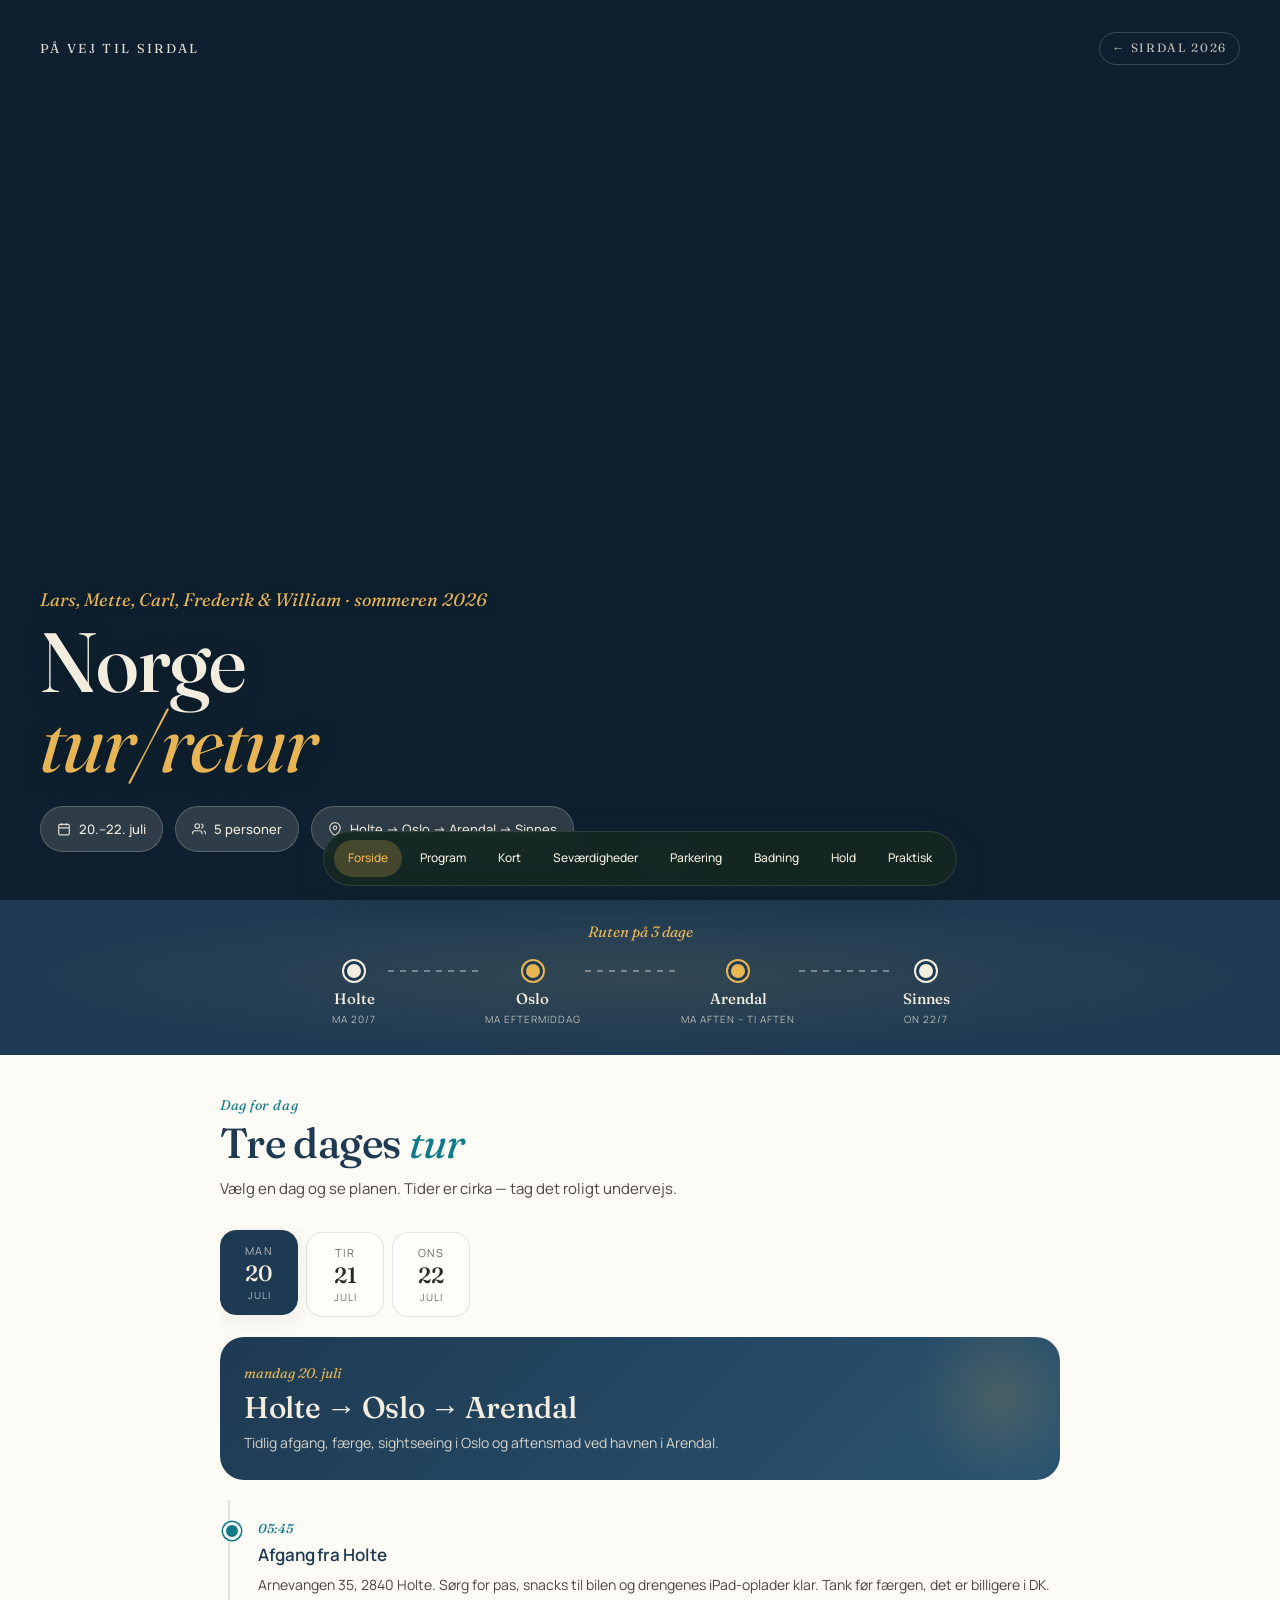
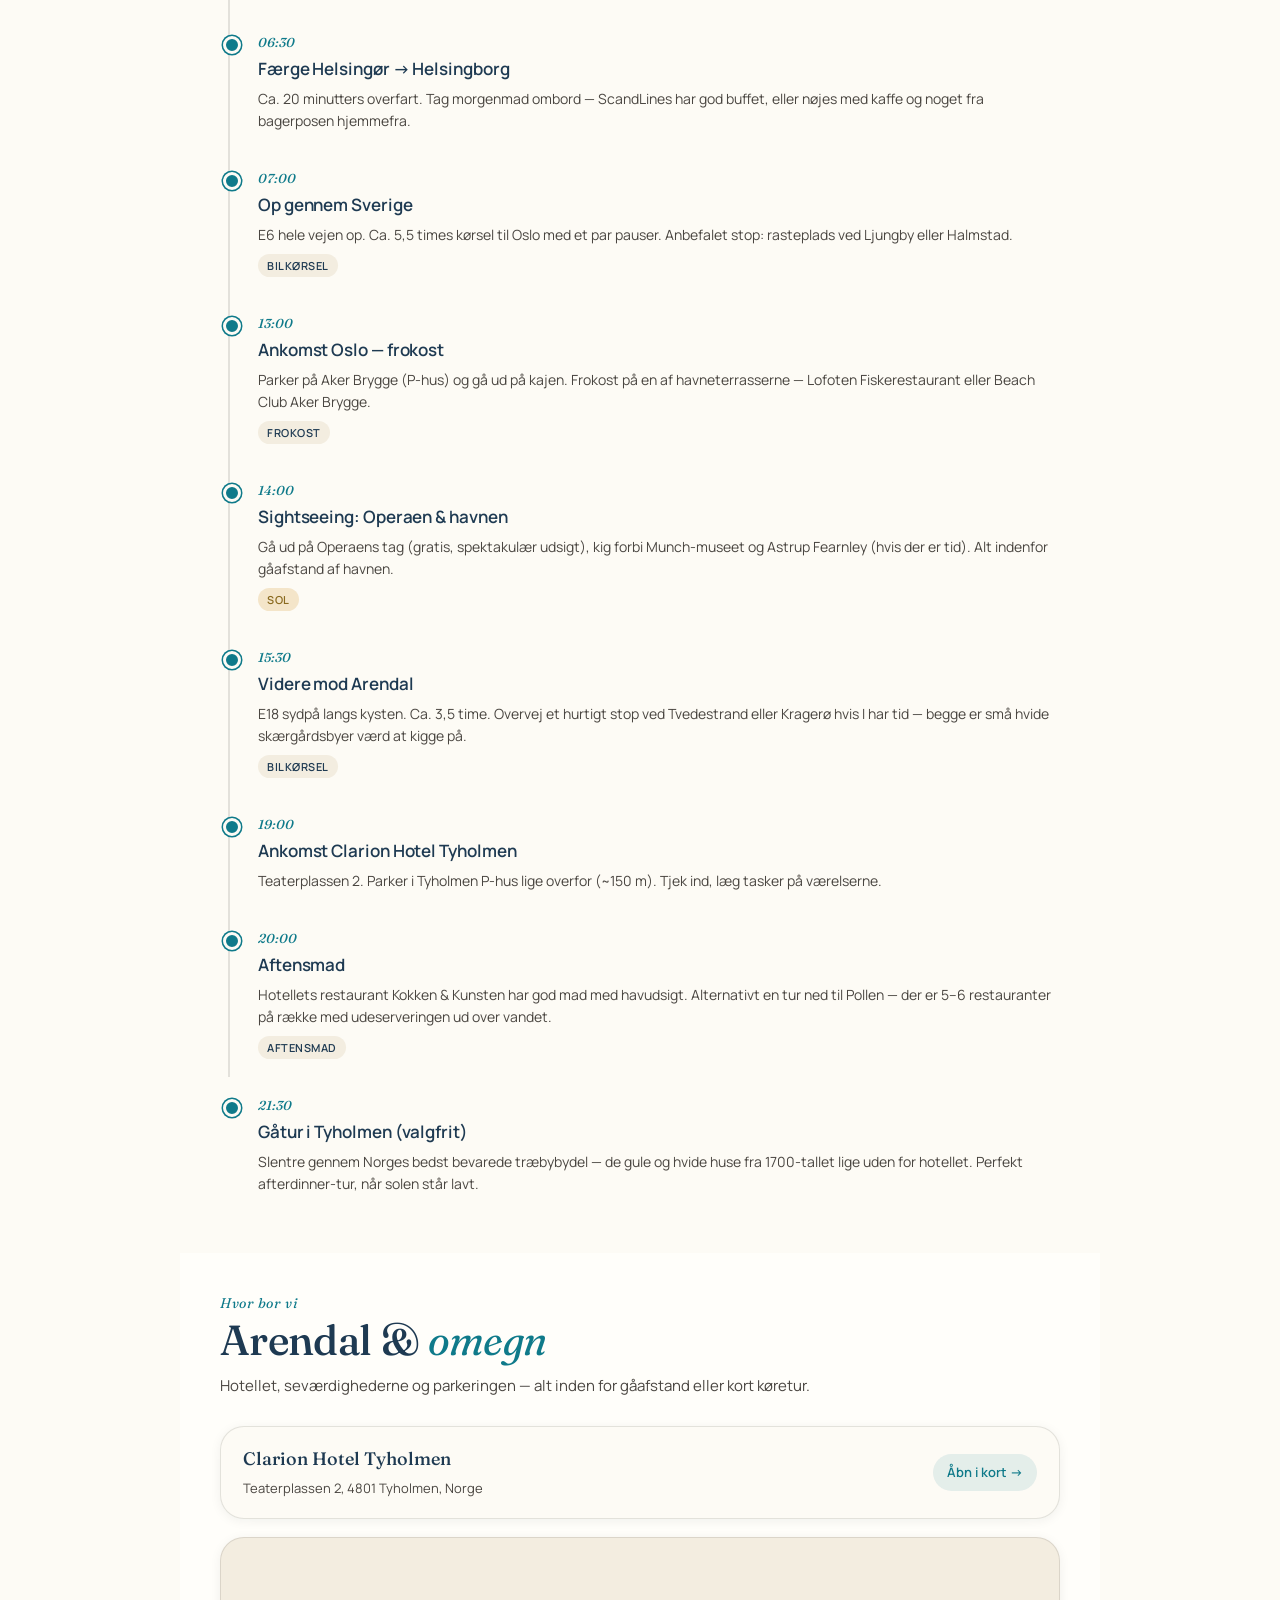
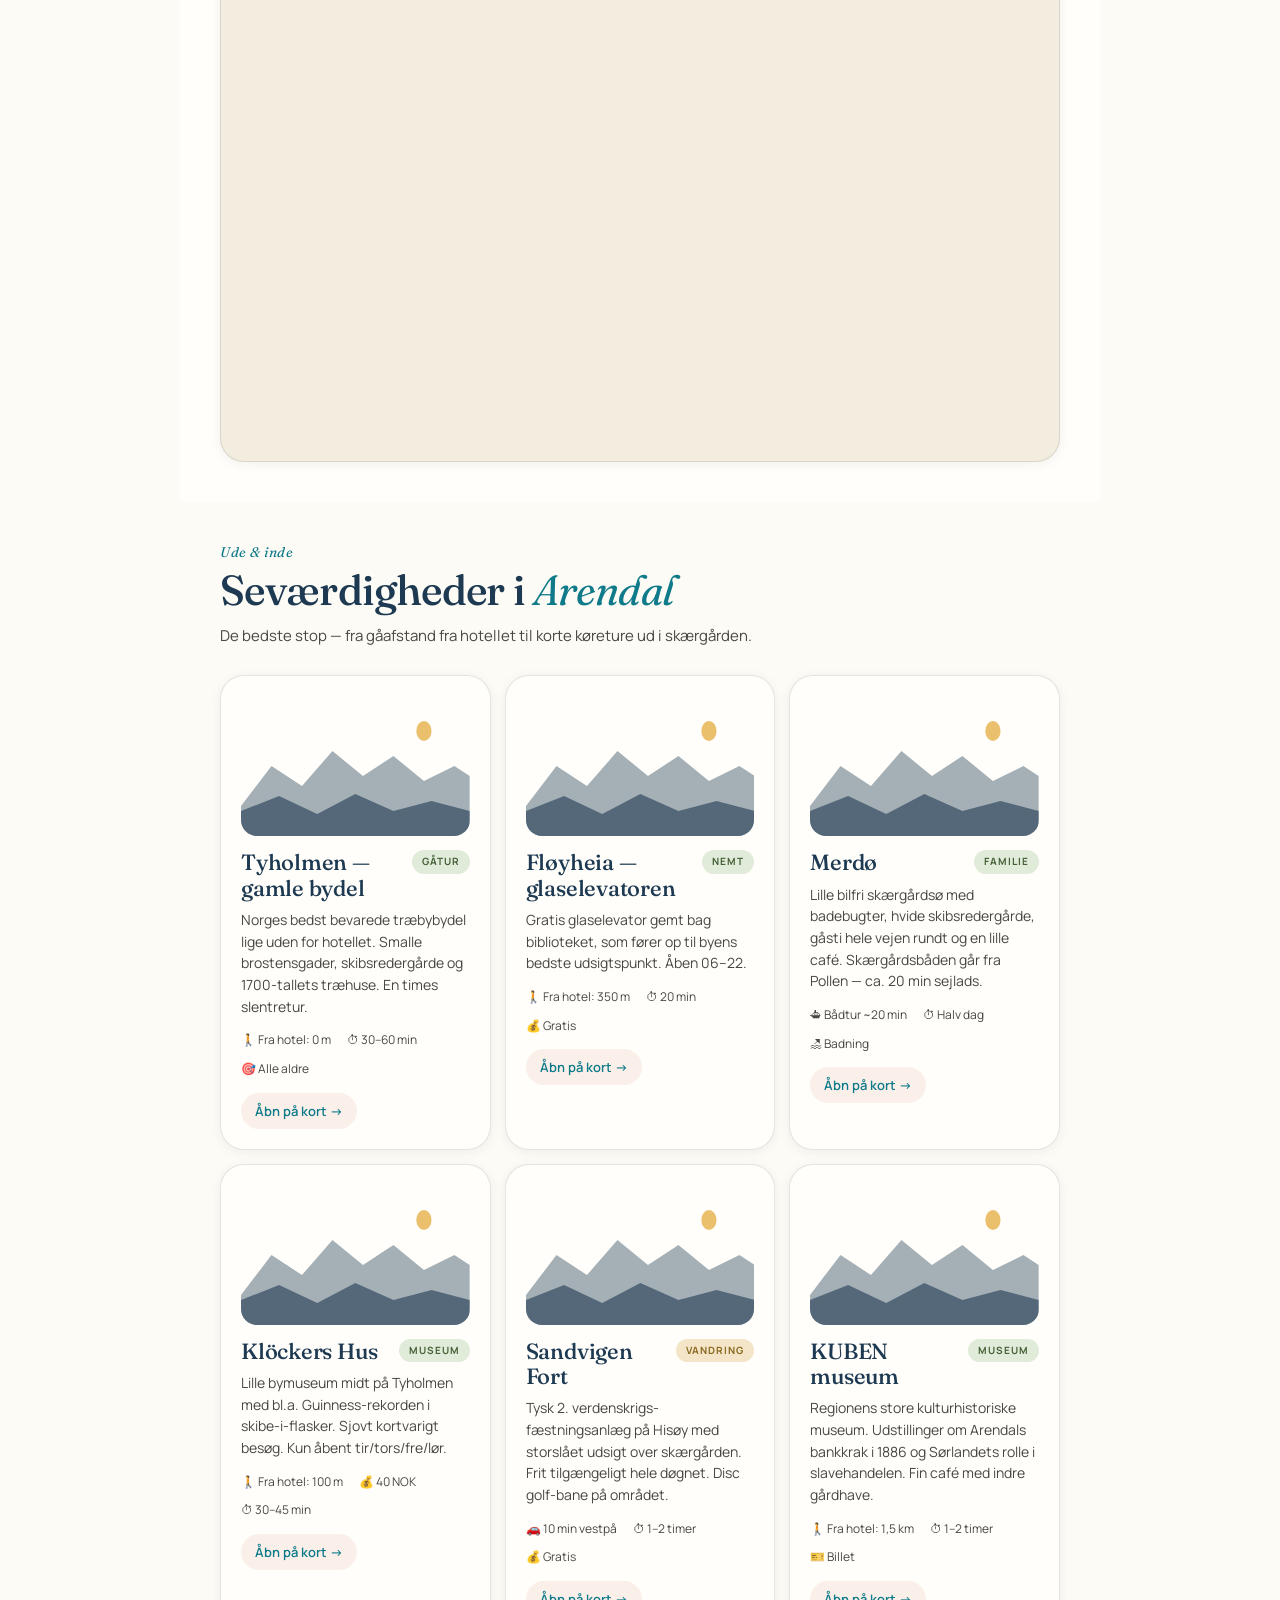
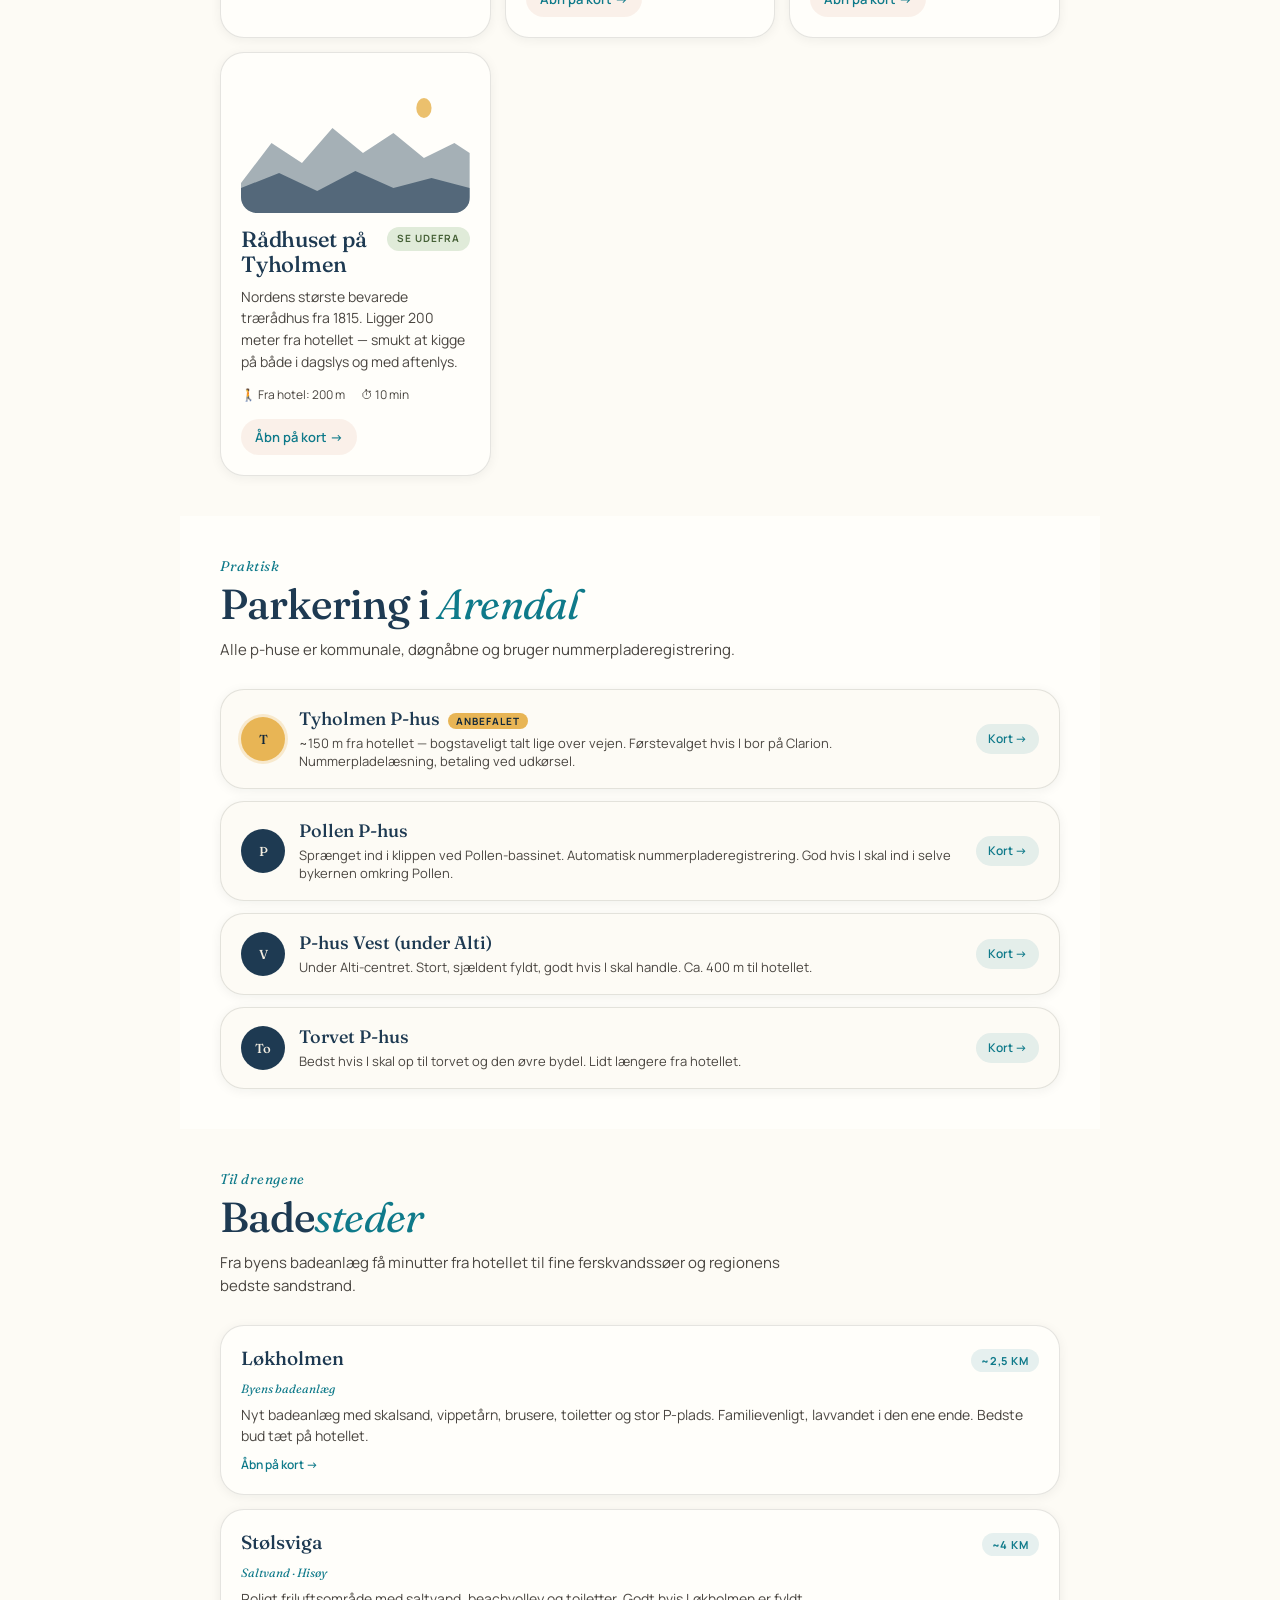
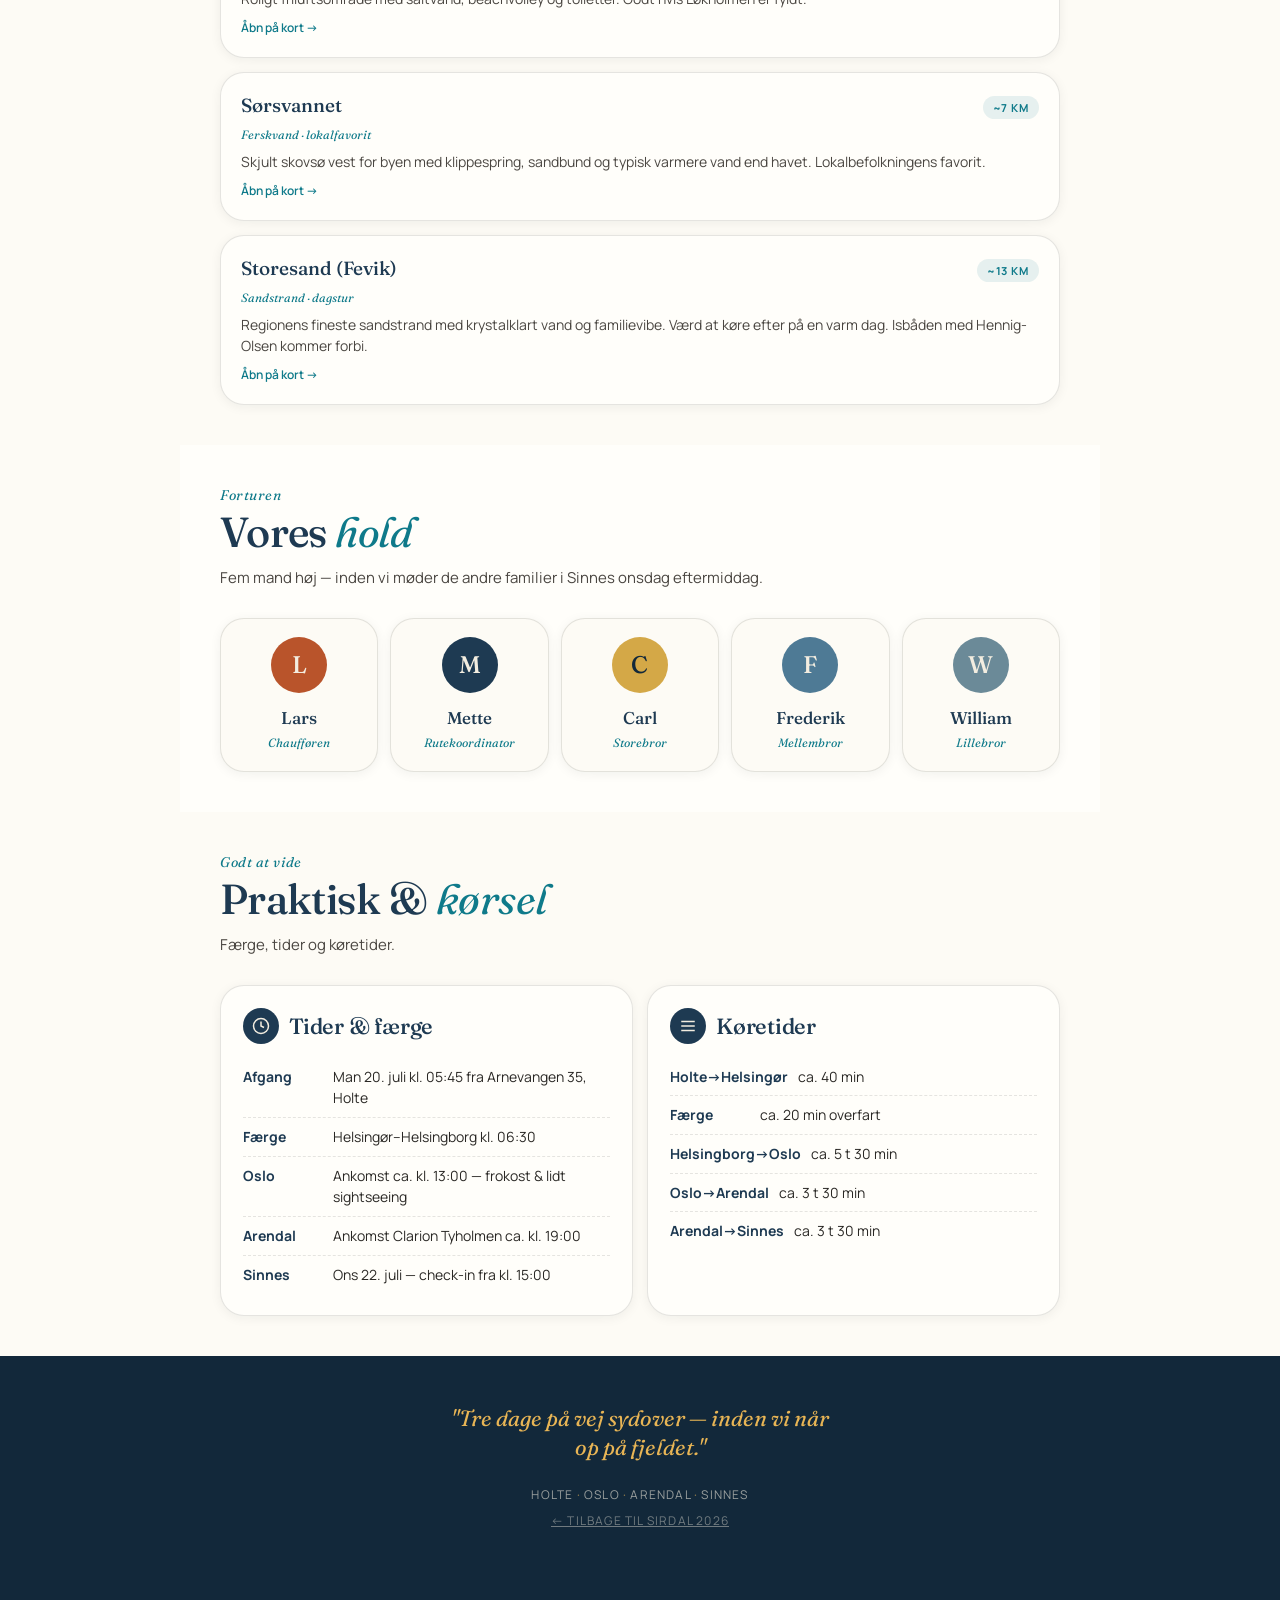
<file: arendal.html>
<!DOCTYPE html>
<html lang="da">
<head>
  <meta charset="UTF-8">
  <meta name="viewport" content="width=device-width, initial-scale=1.0, viewport-fit=cover">
  <meta name="theme-color" content="#1e3a52">
  <title>På vej til Sirdal · Lars, Mette, Carl, Frederik &amp; William</title>
  <meta name="description" content="Familiens tur til Norge, 20.–22. juli 2026 — via Oslo og Arendal.">
  <meta name="robots" content="noindex,nofollow">

  <!-- Fonts -->
  <link rel="preconnect" href="https://fonts.googleapis.com">
  <link rel="preconnect" href="https://fonts.gstatic.com" crossorigin>
  <link href="https://fonts.googleapis.com/css2?family=Fraunces:ital,opsz,wght@0,9..144,400;0,9..144,500;0,9..144,600;1,9..144,400;1,9..144,500&family=Manrope:wght@400;500;600;700&display=swap" rel="stylesheet">

  <link rel="stylesheet" href="assets/css/styles.css">
  <link rel="stylesheet" href="assets/css/arendal.css">
</head>
<body class="theme-blue">

  <!-- ===================== HERO ===================== -->
  <header class="hero" id="top">
    <div class="hero-photo"></div>
    <div class="hero-overlay"></div>
    <div class="hero-grain"></div>

    <div class="hero-top">
      <span>På vej til Sirdal</span>
      <a class="hero-back" href="index.html">← Sirdal 2026</a>
    </div>

    <div class="hero-content">
      <div class="hero-eyebrow">Lars, Mette, Carl, Frederik &amp; William · sommeren 2026</div>
      <h1>Norge<br><em>tur/retur</em></h1>
      <div class="hero-meta">
        <span class="hero-meta-item">
          <svg viewBox="0 0 24 24" fill="none" stroke="currentColor" stroke-width="2"><rect x="3" y="4" width="18" height="18" rx="2"/><path d="M16 2v4M8 2v4M3 10h18"/></svg>
          20.–22. juli
        </span>
        <span class="hero-meta-item">
          <svg viewBox="0 0 24 24" fill="none" stroke="currentColor" stroke-width="2"><path d="M17 21v-2a4 4 0 0 0-4-4H5a4 4 0 0 0-4 4v2"/><circle cx="9" cy="7" r="4"/><path d="M23 21v-2a4 4 0 0 0-3-3.87M16 3.13a4 4 0 0 1 0 7.75"/></svg>
          5 personer
        </span>
        <span class="hero-meta-item">
          <svg viewBox="0 0 24 24" fill="none" stroke="currentColor" stroke-width="2"><path d="M21 10c0 7-9 13-9 13s-9-6-9-13a9 9 0 0 1 18 0z"/><circle cx="12" cy="10" r="3"/></svg>
          Holte → Oslo → Arendal → Sinnes
        </span>
      </div>
    </div>

    <div class="hero-scroll">
      <span>Scroll</span>
      <svg width="14" height="14" viewBox="0 0 24 24" fill="none" stroke="currentColor" stroke-width="2"><path d="M6 9l6 6 6-6"/></svg>
    </div>
  </header>

  <!-- ===================== RUTE-BANNER (i stedet for countdown) ===================== -->
  <div class="countdown route-banner">
    <div class="countdown-label">Ruten på 3 dage</div>
    <div class="route-strip">
      <div class="route-node"><div class="route-city">Holte</div><div class="route-date">Ma 20/7</div></div>
      <div class="route-line"></div>
      <div class="route-node"><div class="route-city">Oslo</div><div class="route-date">Ma eftermiddag</div></div>
      <div class="route-line"></div>
      <div class="route-node"><div class="route-city">Arendal</div><div class="route-date">Ma aften – ti aften</div></div>
      <div class="route-line"></div>
      <div class="route-node"><div class="route-city">Sinnes</div><div class="route-date">On 22/7</div></div>
    </div>
  </div>

  <!-- ===================== PROGRAM ===================== -->
  <section class="content" id="program">
    <div class="section-head">
      <span class="section-kicker">Dag for dag</span>
      <h2 class="section-title">Tre dages <em>tur</em></h2>
      <p class="section-intro">Vælg en dag og se planen. Tider er cirka — tag det roligt undervejs.</p>
    </div>
    <div class="day-tabs" id="dayTabs"></div>
    <div class="day-cards" id="dayCards"></div>
  </section>

  <!-- ===================== ARENDAL-KORT ===================== -->
  <section class="content alt" id="kort">
    <div class="section-head">
      <span class="section-kicker">Hvor bor vi</span>
      <h2 class="section-title">Arendal &amp; <em>omegn</em></h2>
      <p class="section-intro">Hotellet, seværdighederne og parkeringen — alt inden for gåafstand eller kort køretur.</p>
    </div>

    <div class="address-card">
      <div class="address-info">
        <strong>Clarion Hotel Tyholmen</strong>
        <span>Teaterplassen 2, 4801 Tyholmen, Norge</span>
      </div>
      <a class="address-action" href="https://www.google.com/maps/search/?api=1&query=Clarion+Hotel+Tyholmen+Arendal" target="_blank" rel="noopener">Åbn i kort →</a>
    </div>

    <div class="map-wrap">
      <iframe
        title="Kort over Arendal"
        loading="lazy"
        referrerpolicy="no-referrer-when-downgrade"
        src="https://maps.google.com/maps?q=Clarion+Hotel+Tyholmen+Arendal&z=14&output=embed"></iframe>
    </div>
  </section>

  <!-- ===================== SEVÆRDIGHEDER ===================== -->
  <section class="content" id="attraktioner">
    <div class="section-head">
      <span class="section-kicker">Ude &amp; inde</span>
      <h2 class="section-title">Seværdigheder i <em>Arendal</em></h2>
      <p class="section-intro">De bedste stop — fra gåafstand fra hotellet til korte køreture ud i skærgården.</p>
    </div>
    <div class="attractions" id="attractions"></div>
  </section>

  <!-- ===================== PARKERING ===================== -->
  <section class="content alt" id="parkering">
    <div class="section-head">
      <span class="section-kicker">Praktisk</span>
      <h2 class="section-title">Parkering i <em>Arendal</em></h2>
      <p class="section-intro">Alle p-huse er kommunale, døgnåbne og bruger nummerpladeregistrering.</p>
    </div>
    <div class="parking-list" id="parkingList"></div>
  </section>

  <!-- ===================== BADESTEDER ===================== -->
  <section class="content" id="badning">
    <div class="section-head">
      <span class="section-kicker">Til drengene</span>
      <h2 class="section-title">Bade<em>steder</em></h2>
      <p class="section-intro">Fra byens badeanlæg få minutter fra hotellet til fine ferskvandssøer og regionens bedste sandstrand.</p>
    </div>
    <div class="beach-list" id="beachList"></div>
  </section>

  <!-- ===================== HOLDET ===================== -->
  <section class="content alt" id="hold">
    <div class="section-head">
      <span class="section-kicker">Forturen</span>
      <h2 class="section-title">Vores <em>hold</em></h2>
      <p class="section-intro">Fem mand høj — inden vi møder de andre familier i Sinnes onsdag eftermiddag.</p>
    </div>
    <div class="crew" id="crew"></div>
  </section>

  <!-- ===================== PRAKTISK ===================== -->
  <section class="content" id="praktisk">
    <div class="section-head">
      <span class="section-kicker">Godt at vide</span>
      <h2 class="section-title">Praktisk &amp; <em>kørsel</em></h2>
      <p class="section-intro">Færge, tider og køretider.</p>
    </div>

    <div class="info-grid">
      <div class="info-card">
        <h3>
          <span class="info-card-icon">
            <svg width="18" height="18" viewBox="0 0 24 24" fill="none" stroke="currentColor" stroke-width="2"><circle cx="12" cy="12" r="10"/><path d="M12 6v6l4 2"/></svg>
          </span>
          Tider &amp; færge
        </h3>
        <ul class="info-list">
          <li><strong>Afgang</strong><span>Man 20. juli kl. 05:45 fra Arnevangen 35, Holte</span></li>
          <li><strong>Færge</strong><span>Helsingør–Helsingborg kl. 06:30</span></li>
          <li><strong>Oslo</strong><span>Ankomst ca. kl. 13:00 — frokost &amp; lidt sightseeing</span></li>
          <li><strong>Arendal</strong><span>Ankomst Clarion Tyholmen ca. kl. 19:00</span></li>
          <li><strong>Sinnes</strong><span>Ons 22. juli — check-in fra kl. 15:00</span></li>
        </ul>
      </div>

      <div class="info-card">
        <h3>
          <span class="info-card-icon">
            <svg width="18" height="18" viewBox="0 0 24 24" fill="none" stroke="currentColor" stroke-width="2"><path d="M3 12h18M3 6h18M3 18h18"/></svg>
          </span>
          Køretider
        </h3>
        <ul class="info-list">
          <li><strong>Holte→Helsingør</strong><span>ca. 40 min</span></li>
          <li><strong>Færge</strong><span>ca. 20 min overfart</span></li>
          <li><strong>Helsingborg→Oslo</strong><span>ca. 5 t 30 min</span></li>
          <li><strong>Oslo→Arendal</strong><span>ca. 3 t 30 min</span></li>
          <li><strong>Arendal→Sinnes</strong><span>ca. 3 t 30 min</span></li>
        </ul>
      </div>
    </div>
  </section>

  <!-- ===================== FOOTER ===================== -->
  <footer>
    <p class="foot-quote">"Tre dage på vej sydover — inden vi når op på fjeldet."</p>
    <p class="foot-meta">Holte <strong>·</strong> Oslo <strong>·</strong> Arendal <strong>·</strong> Sinnes</p>
    <p class="foot-meta" style="margin-top:8px"><a href="index.html" style="color:inherit;opacity:0.7">← Tilbage til Sirdal 2026</a></p>
  </footer>

  <!-- ===================== BOTTOM NAV ===================== -->
  <nav class="bottom-nav">
    <a class="nav-btn" href="#top">Forside</a>
    <a class="nav-btn" href="#program">Program</a>
    <a class="nav-btn" href="#kort">Kort</a>
    <a class="nav-btn" href="#attraktioner">Seværdigheder</a>
    <a class="nav-btn" href="#parkering">Parkering</a>
    <a class="nav-btn" href="#badning">Badning</a>
    <a class="nav-btn" href="#hold">Hold</a>
    <a class="nav-btn" href="#praktisk">Praktisk</a>
  </nav>

  <!-- ===================== SCRIPTS ===================== -->
  <script src="assets/js/arendal-data.js"></script>
  <script src="assets/js/arendal.js"></script>
</body>
</html>
</file>
<file: assets/css/styles.css>
/* =====================================================================
   styles.css — Sirdal Mountain Lodge 2026
   Version: 2026-07-06-v3 (større gap på chip-pickers)
   ===================================================================== */
:root {
  --forest: #2c5044;
  --forest-deep: #1d3a31;
  --pine: #3d6555;
  --moss: #6e8c72;
  --birch: #f3ede0;
  --cream: #fdfbf5;
  --paper: #fffefa;
  --fjord: #3a5a6c;
  --sky: #6b8a98;
  --rust: #b9542b;
  --gold: #d4a847;
  --char: #2a2825;
  --char-soft: #4a4641;
  --line: rgba(42, 40, 37, 0.12);
  --shadow-soft: 0 2px 12px rgba(20, 40, 34, 0.06);
  --shadow-card: 0 4px 24px rgba(20, 40, 34, 0.08);
  --shadow-lift: 0 12px 40px rgba(20, 40, 34, 0.14);
  --r-sm: 10px;
  --r-md: 16px;
  --r-lg: 24px;
  --r-xl: 32px;
  /* familie-farver */
  --fam-la: #b9542b;
  --fam-gc: #2c5044;
  --fam-cm: #3a5a6c;
  --fam-ml: #6e8c72;
}

* { box-sizing: border-box; margin: 0; padding: 0; }
html { scroll-behavior: smooth; -webkit-text-size-adjust: 100%; }
body {
  font-family: 'Manrope', system-ui, sans-serif;
  background: var(--cream);
  color: var(--char);
  line-height: 1.55;
  font-size: 16px;
  overflow-x: hidden;
  -webkit-font-smoothing: antialiased;
}

/* ===== HERO ===== */
.hero {
  position: relative;
  min-height: 100svh;
  color: var(--birch);
  overflow: hidden;
  display: flex;
  flex-direction: column;
  justify-content: flex-end;
  padding: 24px 22px 40px;
  background: #142822;
}
.hero-photo {
  position: absolute; inset: 0;
  background-image: url('../img/hytte.jpg');
  background-size: cover;
  background-position: center 55%;
  z-index: 0;
}
.hero-overlay {
  position: absolute; inset: 0;
  background: linear-gradient(180deg, rgba(20,40,34,0.7) 0%, rgba(20,40,34,0.15) 32%, rgba(20,40,34,0.35) 58%, rgba(20,40,34,0.94) 100%);
  z-index: 1;
}
.hero-grain {
  position: absolute; inset: 0;
  background-image: url("data:image/svg+xml;utf8,<svg xmlns='http://www.w3.org/2000/svg' width='600' height='600' viewBox='0 0 600 600'><filter id='n'><feTurbulence type='fractalNoise' baseFrequency='0.85' numOctaves='2' stitchTiles='stitch'/><feColorMatrix values='0 0 0 0 0.95  0 0 0 0 0.93  0 0 0 0 0.88  0 0 0 0.03 0'/></filter><rect width='600' height='600' filter='url(%23n)'/></svg>");
  opacity: 0.55; pointer-events: none; mix-blend-mode: overlay; z-index: 2;
}
.hero-top {
  position: relative; z-index: 3;
  display: flex; justify-content: space-between; align-items: center;
  font-family: 'Fraunces', serif;
  font-size: 13px; letter-spacing: 0.18em; text-transform: uppercase;
  opacity: 0.9;
}
.hero-top .flag { display: inline-flex; gap: 6px; align-items: center; }
.hero-top .flag-no {
  /* Norsk flag i miniature — rød baggrund med hvidt kors, blåt kors indeni.
     Proportioner 22:16, korset placeret 1/3 fra venstre (norsk standard). */
  width: 22px; height: 16px;
  border-radius: 2px;
  background:
    /* Blåt kors (indeni) */
    linear-gradient(#00205b, #00205b) 8px 0 / 2px 100% no-repeat,
    linear-gradient(#00205b, #00205b) 0 7px / 100% 2px no-repeat,
    /* Hvidt kors (ydre) */
    linear-gradient(#fff, #fff) 6px 0 / 6px 100% no-repeat,
    linear-gradient(#fff, #fff) 0 5px / 100% 6px no-repeat,
    /* Rød baggrund */
    #ef2b2d;
  box-shadow: 0 0 0 1px rgba(0,0,0,0.08);
}
.hero-content { position: relative; z-index: 3; margin-top: auto; }
.hero-eyebrow {
  font-family: 'Fraunces', serif; font-style: italic; font-weight: 400;
  font-size: 18px; color: var(--gold); margin-bottom: 8px;
  opacity: 0; animation: fadeUp 0.9s 0.2s ease-out forwards;
  text-shadow: 0 2px 12px rgba(0,0,0,0.4);
}
.hero h1 {
  font-family: 'Fraunces', serif; font-weight: 500;
  font-size: clamp(48px, 13vw, 84px); line-height: 0.95; letter-spacing: -0.02em;
  margin-bottom: 16px; opacity: 0; animation: fadeUp 1s 0.35s ease-out forwards;
  text-shadow: 0 3px 24px rgba(0,0,0,0.35);
}
.hero h1 em { font-style: italic; font-weight: 400; color: var(--gold); }
.hero-meta {
  display: flex; flex-wrap: wrap; gap: 12px; margin-top: 24px;
  opacity: 0; animation: fadeUp 1s 0.55s ease-out forwards;
}
.hero-meta-item {
  background: rgba(243, 237, 224, 0.14); backdrop-filter: blur(10px);
  -webkit-backdrop-filter: blur(10px); border: 1px solid rgba(243, 237, 224, 0.22);
  padding: 12px 16px; border-radius: 100px; font-size: 13px;
  display: flex; align-items: center; gap: 8px; font-weight: 500;
}
.hero-meta-item svg { width: 14px; height: 14px; opacity: 0.9; }
.hero-scroll {
  position: absolute; bottom: 16px; left: 50%; transform: translateX(-50%);
  z-index: 3; color: var(--birch); font-size: 11px; letter-spacing: 0.2em;
  text-transform: uppercase; opacity: 0;
  animation: fadeUp 1s 0.9s ease-out forwards, bounce 2.5s 2s infinite;
  display: flex; flex-direction: column; align-items: center; gap: 6px;
}
@keyframes fadeUp { from { opacity: 0; transform: translateY(20px); } to { opacity: 1; transform: translateY(0); } }
@keyframes bounce { 0%,100% { transform: translateX(-50%) translateY(0); } 50% { transform: translateX(-50%) translateY(-6px); } }

/* ===== COUNTDOWN ===== */
.countdown {
  background: var(--forest); color: var(--birch);
  padding: 24px 22px; text-align: center; position: relative; overflow: hidden;
}
.countdown::before { content: ''; position: absolute; inset: 0; background: radial-gradient(ellipse at center, rgba(212,168,71,0.1), transparent 70%); }
.countdown-label { font-family: 'Fraunces', serif; font-style: italic; font-size: 15px; color: var(--gold); margin-bottom: 12px; position: relative; }
.countdown-grid { display: grid; grid-template-columns: repeat(4, 1fr); gap: 8px; max-width: 380px; margin: 0 auto; position: relative; }
.countdown-cell { background: rgba(243,237,224,0.08); border: 1px solid rgba(243,237,224,0.15); border-radius: var(--r-md); padding: 14px 4px; }
.countdown-num { font-family: 'Fraunces', serif; font-size: 32px; font-weight: 500; line-height: 1; letter-spacing: -0.02em; }
.countdown-unit { font-size: 10px; text-transform: uppercase; letter-spacing: 0.15em; opacity: 0.7; margin-top: 4px; }

/* ===== SECTIONS ===== */
section.content { padding: 28px 22px; }
section.content.alt { background: var(--paper); }
.section-head { margin-bottom: 28px; }
.section-kicker { font-family: 'Fraunces', serif; font-style: italic; font-size: 14px; color: var(--rust); letter-spacing: 0.04em; margin-bottom: 4px; display: block; }
.section-title { font-family: 'Fraunces', serif; font-weight: 500; font-size: clamp(30px, 8vw, 42px); line-height: 1.05; letter-spacing: -0.015em; color: var(--forest); }
.section-title em { font-style: italic; color: var(--rust); font-weight: 400; }
.section-intro { font-size: 15px; color: var(--char-soft); margin-top: 12px; max-width: 600px; }

/* ===== DAY TABS ===== */

.day-tabs {
  display: flex;
  gap: 8px;
  overflow-x: auto;
  scroll-snap-type: x mandatory;
  padding: 4px 0 20px;
  margin: 0;
  -webkit-overflow-scrolling: touch;
}

.day-tabs::-webkit-scrollbar { display: none; }
.day-tab { flex: 0 0 auto; scroll-snap-align: start; background: var(--paper); border: 1.5px solid var(--line); border-radius: var(--r-md); padding: 12px 14px; min-width: 78px; text-align: center; cursor: pointer; transition: all 0.25s ease; font-family: inherit; color: var(--char); }
.day-tab:hover { transform: translateY(-2px); }
.day-tab.active { background: var(--forest); color: var(--birch); border-color: var(--forest); transform: translateY(-2px); box-shadow: var(--shadow-card); }
.day-tab-weekday { display: block; font-size: 11px; text-transform: uppercase; letter-spacing: 0.1em; opacity: 0.7; margin-bottom: 4px; }
.day-tab-date { font-family: 'Fraunces', serif; font-size: 22px; font-weight: 500; line-height: 1; }
.day-tab-month { display: block; font-size: 10px; text-transform: uppercase; letter-spacing: 0.1em; opacity: 0.7; margin-top: 3px; }

/* ===== DAY CARD ===== */
.day-cards { position: relative; min-height: 360px; }
.day-card { display: none; animation: slideIn 0.45s ease-out; }
.day-card.active { display: block; }
@keyframes slideIn { from { opacity: 0; transform: translateY(12px); } to { opacity: 1; transform: translateY(0); } }
.day-hero { background: linear-gradient(135deg, var(--forest) 0%, var(--pine) 100%); color: var(--birch); padding: 26px 24px; border-radius: var(--r-lg); position: relative; overflow: hidden; margin-bottom: 20px; }
.day-hero::before { content: ''; position: absolute; right: -30px; top: -30px; width: 180px; height: 180px; background: radial-gradient(circle, rgba(212,168,71,0.18), transparent 70%); border-radius: 50%; }
.day-hero-date { font-family: 'Fraunces', serif; font-style: italic; font-size: 14px; color: var(--gold); margin-bottom: 6px; position: relative; }
.day-hero-title { font-family: 'Fraunces', serif; font-weight: 500; font-size: 30px; line-height: 1.1; letter-spacing: -0.01em; position: relative; margin-bottom: 8px; }
.day-hero-subtitle { font-size: 14px; opacity: 0.85; position: relative; }
.day-weather { position: relative; margin-top: 16px; display: inline-flex; align-items: center; gap: 8px; background: rgba(243,237,224,0.12); padding: 6px 12px; border-radius: 100px; font-size: 12px; border: 1px solid rgba(243,237,224,0.2); }
.timeline { position: relative; padding-left: 8px; }
.activity { position: relative; padding: 18px 0 18px 28px; border-left: 2px solid var(--line); }
.activity:last-child { border-left-color: transparent; }
.activity::before { content: ''; position: absolute; left: -7px; top: 22px; width: 12px; height: 12px; border-radius: 50%; background: var(--rust); border: 3px solid var(--cream); box-shadow: 0 0 0 1.5px var(--rust); }
section.alt .activity::before { border-color: var(--paper); }
.activity-time { font-family: 'Fraunces', serif; font-style: italic; font-size: 13px; color: var(--rust); margin-bottom: 4px; font-weight: 500; }
.activity-title { font-weight: 600; font-size: 17px; color: var(--forest); margin-bottom: 6px; letter-spacing: -0.005em; }
.activity-desc { font-size: 14px; color: var(--char-soft); line-height: 1.55; }
.activity-desc a { color: var(--rust); text-decoration: none; border-bottom: 1px solid rgba(185,84,43,0.3); font-weight: 500; transition: border-color 0.2s; }
.activity-desc a:hover { border-color: var(--rust); }
.activity-tag { display: inline-block; background: var(--birch); color: var(--forest); font-size: 11px; font-weight: 600; letter-spacing: 0.05em; padding: 3px 9px; border-radius: 100px; margin-right: 6px; margin-top: 8px; text-transform: uppercase; }
section.alt .activity-tag { background: var(--cream); }
.activity-tag.rain { background: #d8e6e9; color: var(--fjord); }
.activity-tag.sun { background: #f4e5c9; color: #8a6a1f; }
.activity-tag.indoor { background: #ede0d3; color: #7d5238; }

/* ===== WEATHER ===== */
.weather-now {
  background: linear-gradient(135deg, var(--fjord) 0%, var(--sky) 100%);
  color: var(--birch); border-radius: var(--r-lg); padding: 24px; position: relative; overflow: hidden; margin-bottom: 18px;
}
.weather-now::before { content: ''; position: absolute; right: -20px; top: -20px; width: 160px; height: 160px; background: radial-gradient(circle, rgba(255,255,255,0.18), transparent 70%); border-radius: 50%; }
.weather-now-top { display: flex; align-items: center; gap: 16px; position: relative; }
.weather-now-icon { font-size: 52px; line-height: 1; }
.weather-now-temp { font-family: 'Fraunces', serif; font-size: 46px; font-weight: 500; line-height: 1; letter-spacing: -0.02em; }
.weather-now-desc { font-size: 15px; opacity: 0.95; margin-top: 2px; }
.weather-now-place { font-family: 'Fraunces', serif; font-style: italic; font-size: 13px; color: rgba(255,255,255,0.85); }
.weather-now-meta { display: flex; flex-wrap: wrap; gap: 8px 18px; margin-top: 16px; position: relative; font-size: 13px; opacity: 0.92; }
.weather-now-meta span { display: inline-flex; align-items: center; gap: 5px; }
.weather-updated { font-size: 11px; opacity: 0.7; margin-top: 10px; position: relative; }

.weather-days { display: flex; gap: 10px; overflow-x: auto; padding-bottom: 8px; -webkit-overflow-scrolling: touch; }
.weather-days::-webkit-scrollbar { height: 6px; }
.weather-days::-webkit-scrollbar-thumb { background: var(--line); border-radius: 3px; }
.wday { flex: 0 0 auto; width: 92px; background: var(--paper); border: 1px solid var(--line); border-radius: var(--r-md); padding: 14px 8px; text-align: center; box-shadow: var(--shadow-soft); }
.wday.trip { border-color: var(--rust); border-width: 2px; }
.wday-name { font-size: 11px; text-transform: uppercase; letter-spacing: 0.08em; color: var(--char-soft); font-weight: 600; }
.wday-date { font-family: 'Fraunces', serif; font-size: 13px; color: var(--rust); margin-bottom: 6px; }
.wday-icon { font-size: 28px; line-height: 1; margin: 4px 0; }
.wday-temp { font-weight: 700; font-size: 15px; color: var(--forest); }
.wday-min { font-weight: 500; color: var(--char-soft); }
.wday-rain { font-size: 11px; color: var(--fjord); margin-top: 4px; }
.weather-actions { margin-top: 18px; display: flex; gap: 10px; flex-wrap: wrap; }
.weather-note { font-size: 12px; color: var(--char-soft); margin-top: 12px; font-style: italic; }
.weather-loading, .weather-error { padding: 30px; text-align: center; color: var(--char-soft); background: var(--paper); border: 1px dashed var(--line); border-radius: var(--r-lg); }

/* ===== MEALS ===== */
.meals-list { display: flex; flex-direction: column; gap: 14px; }
.meal-card { background: var(--paper); border: 1px solid var(--line); border-radius: var(--r-lg); overflow: hidden; box-shadow: var(--shadow-soft); display: grid; grid-template-columns: 64px 1fr; }
section.alt .meal-card { background: var(--cream); }
.meal-date { background: var(--forest); color: var(--birch); display: flex; flex-direction: column; align-items: center; justify-content: center; padding: 14px 6px; text-align: center; }
.meal-date-day { font-size: 10px; text-transform: uppercase; letter-spacing: 0.15em; opacity: 0.75; }
.meal-date-num { font-family: 'Fraunces', serif; font-size: 24px; font-weight: 500; line-height: 1.1; }
.meal-content { padding: 14px 16px; }
.meal-row { display: flex; gap: 10px; align-items: flex-start; padding: 4px 0; }
.meal-row + .meal-row { border-top: 1px dashed var(--line); padding-top: 10px; margin-top: 6px; }
.meal-icon { font-size: 18px; flex-shrink: 0; width: 28px; text-align: center; padding-top: 2px; }
.meal-info { flex: 1; min-width: 0; }
.meal-type { font-family: 'Fraunces', serif; font-style: italic; font-size: 12px; color: var(--rust); margin-bottom: 2px; }
.meal-dish { font-size: 14px; font-weight: 600; color: var(--forest); line-height: 1.35; }
.meal-chef { display: inline-block; margin-top: 4px; font-size: 11px; color: var(--char-soft); background: var(--cream); padding: 2px 8px; border-radius: 100px; border: 1px solid var(--line); }
section.alt .meal-chef { background: var(--paper); }

/* ===== ATTRACTIONS ===== */
.attractions { display: grid; grid-template-columns: 1fr; gap: 14px; }
.attraction { background: var(--paper); border: 1px solid var(--line); border-radius: var(--r-lg); padding: 20px; box-shadow: var(--shadow-soft); transition: transform 0.25s ease, box-shadow 0.25s ease; position: relative; overflow: hidden; }
.attraction:hover { transform: translateY(-3px); box-shadow: var(--shadow-card); }
.attraction-img { width: 100%; height: 140px; border-radius: var(--r-md); margin-bottom: 14px; position: relative; overflow: hidden; }
.attraction-header { display: flex; justify-content: space-between; align-items: flex-start; gap: 12px; margin-bottom: 8px; }
.attraction-name { font-family: 'Fraunces', serif; font-weight: 500; font-size: 22px; line-height: 1.15; color: var(--forest); letter-spacing: -0.01em; }
.attraction-diff { flex-shrink: 0; font-size: 10px; font-weight: 700; letter-spacing: 0.1em; text-transform: uppercase; padding: 4px 10px; border-radius: 100px; white-space: nowrap; }
.diff-easy { background: #e0ebd9; color: #466137; }
.diff-medium { background: #f4e5c9; color: #8a6a1f; }
.diff-hard { background: #f0d4cc; color: #8a3a25; }
.attraction-desc { font-size: 14px; color: var(--char-soft); margin: 8px 0 14px; }
.attraction-meta { display: flex; flex-wrap: wrap; gap: 10px 16px; font-size: 12px; color: var(--char-soft); margin-bottom: 14px; }
.attraction-meta span { display: inline-flex; align-items: center; gap: 4px; }
.attraction-link { display: inline-flex; align-items: center; gap: 6px; font-weight: 600; font-size: 13px; color: var(--rust); text-decoration: none; padding: 8px 14px; background: rgba(185,84,43,0.08); border-radius: 100px; transition: all 0.2s; }
.attraction-link:hover { background: var(--rust); color: var(--birch); }
.art-mountain { background: linear-gradient(180deg, #a4c5d6 0%, #6b8a98 50%, #3a5a6c 100%); }
.art-fjord { background: linear-gradient(180deg, #c4d5dc 0%, #6b8a98 60%, #2c5044 100%); }
.art-forest { background: linear-gradient(180deg, #a4b59a 0%, #6e8c72 50%, #3d6555 100%); }
.art-city { background: linear-gradient(180deg, #ddd3c2 0%, #b9a988 50%, #7d6e54 100%); }
.art-rock { background: linear-gradient(180deg, #c5b8a4 0%, #8a7560 50%, #4a3f30 100%); }
.art-water { background: linear-gradient(180deg, #b9d4dc 0%, #6b8a98 60%, #2c4554 100%); }

/* ===== FAMILIES ===== */
.families { display: flex; flex-direction: column; gap: 16px; }
.family { background: var(--paper); border-radius: var(--r-lg); padding: 20px; border: 1px solid var(--line); box-shadow: var(--shadow-soft); }
section.alt .family { background: var(--cream); }
.family-head { display: flex; align-items: center; gap: 12px; margin-bottom: 14px; }
.family-icon { width: 44px; height: 44px; border-radius: 50%; display: flex; align-items: center; justify-content: center; font-family: 'Fraunces', serif; font-size: 20px; font-weight: 500; color: var(--birch); flex-shrink: 0; }
.fi-1 { background: var(--fam-la); }
.fi-2 { background: var(--fam-gc); }
.fi-3 { background: var(--fam-cm); }
.fi-4 { background: var(--fam-ml); }
.family-name { font-family: 'Fraunces', serif; font-size: 20px; font-weight: 500; color: var(--forest); letter-spacing: -0.005em; }
.family-location { font-family: 'Fraunces', serif; font-style: italic; font-size: 13px; color: var(--rust); }
.family-members { display: flex; flex-wrap: wrap; gap: 6px; }
.member { background: var(--cream); padding: 5px 12px; border-radius: 100px; font-size: 13px; font-weight: 500; border: 1px solid var(--line); }
section.alt .member { background: var(--paper); }
.member.child { background: var(--birch); color: var(--forest); }

/* ===== PACKING / PRACTICAL ===== */
.info-grid { display: grid; grid-template-columns: 1fr; gap: 14px; }
.info-card { background: var(--paper); border: 1px solid var(--line); border-radius: var(--r-lg); padding: 22px; box-shadow: var(--shadow-soft); }
section.alt .info-card { background: var(--cream); }
.info-card h3 { font-family: 'Fraunces', serif; font-weight: 500; font-size: 22px; color: var(--forest); margin-bottom: 14px; letter-spacing: -0.01em; display: flex; align-items: center; gap: 10px; }
.info-card-icon { width: 36px; height: 36px; background: var(--forest); color: var(--birch); border-radius: 50%; display: inline-flex; align-items: center; justify-content: center; flex-shrink: 0; }
.checklist { list-style: none; }
.checklist li { padding: 8px 0 8px 28px; position: relative; font-size: 14px; color: var(--char); border-bottom: 1px dashed var(--line); }
.checklist li:last-child { border-bottom: none; }
.checklist li::before { content: ''; position: absolute; left: 0; top: 12px; width: 16px; height: 16px; border: 1.5px solid var(--moss); border-radius: 4px; }
.checklist li strong { color: var(--forest); }
.info-list { list-style: none; }
.info-list li { display: flex; gap: 10px; padding: 8px 0; border-bottom: 1px dashed var(--line); font-size: 14px; }
.info-list li:last-child { border-bottom: none; }
.info-list li strong { color: var(--forest); min-width: 80px; flex-shrink: 0; }

/* ===== BUTTONS ===== */
.btn { display: inline-flex; align-items: center; gap: 6px; font-family: inherit; font-weight: 600; font-size: 13px; border-radius: 100px; padding: 10px 16px; cursor: pointer; border: 1.5px solid transparent; transition: all 0.2s; text-decoration: none; white-space: nowrap; }
.btn-primary { background: var(--forest); color: var(--birch); }
.btn-primary:hover { background: var(--forest-deep); }
.btn-ghost { background: transparent; color: var(--forest); border-color: var(--line); }
.btn-ghost:hover { border-color: var(--forest); }
.btn-rust { background: rgba(185,84,43,0.1); color: var(--rust); }
.btn-rust:hover { background: var(--rust); color: var(--birch); }
.btn-light { background: rgba(243,237,224,0.15); color: var(--birch); border-color: rgba(243,237,224,0.3); }
.btn-light:hover { background: rgba(243,237,224,0.28); }

/* ===== SYNC BADGE ===== */
.sync-badge { display: inline-flex; align-items: center; gap: 6px; font-size: 12px; font-weight: 600; padding: 5px 12px; border-radius: 100px; margin-bottom: 16px; }
.sync-badge.local { background: #f4e5c9; color: #8a6a1f; }
.sync-badge.firebase { background: #e0ebd9; color: #466137; }
.sync-dot { width: 8px; height: 8px; border-radius: 50%; background: currentColor; }

/* ===== BRING (Medbring) ===== */
.bring-summary { display: grid; grid-template-columns: repeat(2, 1fr); gap: 10px; margin-bottom: 32px; }
.bring-summary-cell { background: var(--paper); border: 1px solid var(--line); border-radius: var(--r-md); padding: 12px 14px; display: flex; align-items: center; gap: 10px; box-shadow: var(--shadow-soft); }
section.alt .bring-summary-cell { background: var(--cream); }
.bring-summary-icon { width: 34px; height: 34px; border-radius: 50%; color: #fff; font-family: 'Fraunces', serif; font-weight: 600; display: flex; align-items: center; justify-content: center; flex-shrink: 0; font-size: 15px; }
.bring-summary-info { min-width: 0; }
.bring-summary-count { font-family: 'Fraunces', serif; font-size: 22px; font-weight: 600; color: var(--forest); line-height: 1; }
.bring-summary-label { font-size: 11px; color: var(--char-soft); white-space: nowrap; overflow: hidden; text-overflow: ellipsis; }

.bring-controls { display: flex; flex-direction: column; gap: 20px; margin-bottom: 36px; }
.bring-search { width: 100%; padding: 12px 16px; border: 1.5px solid var(--line); border-radius: 100px; font-family: inherit; font-size: 14px; background: var(--paper); color: var(--char); }
.bring-search:focus { outline: none; border-color: var(--forest); }
.bring-filter-row { display: flex; gap: 14px; overflow-x: auto; padding: 4px 2px 8px; -webkit-overflow-scrolling: touch; }
.bring-filter-row::-webkit-scrollbar { display: none; }
.chip { flex: 0 0 auto; background: var(--paper); border: 1.5px solid var(--line); border-radius: 100px; padding: 8px 14px; font-size: 13px; font-weight: 600; color: var(--char-soft); cursor: pointer; font-family: inherit; transition: all 0.2s; }
.chip.active { background: var(--forest); color: var(--birch); border-color: var(--forest); }
.bring-select { padding: 9px 14px; border: 1.5px solid var(--line); border-radius: 100px; font-family: inherit; font-size: 13px; font-weight: 600; background: var(--paper); color: var(--char-soft); cursor: pointer; }

/* --- Tilføj ny ting til medbring-listen --- */
.bring-add {
  background: var(--paper);
  border: 1.5px solid var(--line);
  border-radius: var(--r-md);
  padding: 18px 18px 20px;
  display: flex;
  flex-direction: column;
  gap: 14px;
  box-shadow: var(--shadow-soft);
}
section.alt .bring-add { background: var(--cream); }
.bring-add-label {
  font-family: 'Fraunces', serif;
  font-style: italic;
  font-size: 14px;
  color: var(--rust);
  margin-bottom: -2px;
}
.bring-add-row { display: flex; }
.bring-add-input {
  width: 100%;
  padding: 12px 16px;
  border: 1.5px solid var(--line);
  border-radius: 100px;
  font-family: inherit;
  font-size: 14px;
  background: var(--cream);
  color: var(--char);
}
section.alt .bring-add-input { background: var(--paper); }
.bring-add-input:focus { outline: none; border-color: var(--forest); }
.bring-add-controls {
  display: flex;
  gap: 12px;
  flex-wrap: wrap;
  align-items: center;
  justify-content: space-between;
}
.bring-add-cats {
  display: flex;
  gap: 14px;
  flex-wrap: wrap;
}
.bring-add-cat {
  padding: 10px 18px;
  border-radius: 100px;
  border: 1.5px solid var(--line);
  background: transparent;
  font-size: 13px;
  font-weight: 600;
  color: var(--char-soft);
  cursor: pointer;
  font-family: inherit;
  transition: all 0.2s;
}
.bring-add-cat:hover { border-color: var(--forest); color: var(--forest); }
.bring-add-cat.on {
  background: var(--forest);
  color: var(--birch);
  border-color: var(--forest);
}
.bring-add-btn { flex-shrink: 0; }

/* --- Bruger-tilføjede items i listen --- */
.bring-item-del {
  width: 26px; height: 26px;
  border-radius: 50%;
  border: 1px solid var(--line);
  background: transparent;
  color: var(--char-soft);
  font-size: 12px;
  cursor: pointer;
  flex-shrink: 0;
  display: flex;
  align-items: center;
  justify-content: center;
  padding: 0;
  transition: all 0.15s;
  margin-left: 4px;
}
.bring-item-del:hover {
  background: var(--rust);
  border-color: var(--rust);
  color: #fff;
}
.bring-item-badge {
  display: inline-block;
  font-family: 'Fraunces', serif;
  font-style: italic;
  font-size: 11px;
  color: var(--rust);
  background: rgba(185, 84, 43, 0.08);
  padding: 1px 8px;
  border-radius: 100px;
  margin-left: 6px;
  vertical-align: middle;
  font-weight: 500;
}

.bring-catgroup { margin-bottom: 26px; }
.bring-catgroup-title { font-family: 'Fraunces', serif; font-size: 20px; font-weight: 500; color: var(--forest); margin-bottom: 12px; margin-top: 4px; display: flex; align-items: center; gap: 8px; }
.bring-catgroup-title .cnt { font-size: 12px; font-weight: 600; color: var(--char-soft); background: var(--cream); padding: 2px 10px; border-radius: 100px; border: 1px solid var(--line); }
section.alt .bring-catgroup-title .cnt { background: var(--paper); }

.bring-item { background: var(--paper); border: 1px solid var(--line); border-radius: var(--r-md); padding: 12px 14px; margin-bottom: 8px; box-shadow: var(--shadow-soft); }
section.alt .bring-item { background: var(--cream); }
.bring-item.done { opacity: 0.55; }
.bring-item-top { display: flex; align-items: center; gap: 10px; }
.bring-check { width: 22px; height: 22px; border-radius: 6px; border: 1.5px solid var(--moss); background: var(--paper); cursor: pointer; flex-shrink: 0; display: flex; align-items: center; justify-content: center; padding: 0; }
.bring-check.on { background: var(--moss); border-color: var(--moss); }
.bring-check.on::after { content: ''; width: 6px; height: 11px; border: solid #fff; border-width: 0 2.5px 2.5px 0; transform: rotate(45deg); margin-top: -2px; }
.bring-item-name { flex: 1; font-weight: 600; font-size: 15px; color: var(--forest); min-width: 0; }
.bring-item.done .bring-item-name { text-decoration: line-through; }
.bring-item-note { font-size: 12px; color: var(--char-soft); font-style: italic; margin-top: 2px; font-weight: 400; }
.bring-fams { display: flex; gap: 6px; flex-shrink: 0; }
.fam-toggle { width: 30px; height: 30px; border-radius: 50%; border: 1.5px solid var(--line); background: var(--paper); color: var(--char-soft); font-size: 12px; font-weight: 700; cursor: pointer; font-family: inherit; transition: all 0.15s; display: flex; align-items: center; justify-content: center; padding: 0; }
section.alt .fam-toggle { background: var(--paper); }
.fam-toggle.on { color: #fff; border-color: transparent; transform: scale(1.05); }
.fam-toggle.on.LA { background: var(--fam-la); }
.fam-toggle.on.GC { background: var(--fam-gc); }
.fam-toggle.on.CM { background: var(--fam-cm); }
.fam-toggle.on.ML { background: var(--fam-ml); }

.bring-empty { padding: 30px; text-align: center; color: var(--char-soft); font-style: italic; }
.bring-legend { display: flex; flex-wrap: wrap; gap: 12px; margin-bottom: 18px; font-size: 12px; }
.bring-legend span { display: inline-flex; align-items: center; gap: 6px; color: var(--char-soft); }
.legend-dot { width: 16px; height: 16px; border-radius: 50%; }
.legend-dot.LA { background: var(--fam-la); } .legend-dot.GC { background: var(--fam-gc); } .legend-dot.CM { background: var(--fam-cm); } .legend-dot.ML { background: var(--fam-ml); }

.bring-tools { display: flex; gap: 8px; flex-wrap: wrap; margin-top: 20px; padding-top: 18px; border-top: 1px dashed var(--line); }

/* ===== CUSTOM (Fælles ting) ===== */
.custom-add { background: var(--paper); border: 1px solid var(--line); border-radius: var(--r-lg); padding: 18px; box-shadow: var(--shadow-soft); margin-bottom: 32px; }
section.alt .custom-add { background: var(--cream); }
.custom-add-row { display: flex; flex-direction: column; gap: 16px; }
.custom-input { width: 100%; padding: 12px 14px; border: 1.5px solid var(--line); border-radius: var(--r-sm); font-family: inherit; font-size: 14px; background: var(--paper); color: var(--char); }
.custom-input:focus { outline: none; border-color: var(--forest); }
.custom-add-controls { display: flex; gap: 16px; flex-wrap: wrap; margin-top: 8px; align-items: center; }
.custom-fam-picker { display: flex; gap: 14px; flex-wrap: wrap; }
.custom-fam-opt { padding: 10px 18px; border-radius: 100px; border: 1.5px solid var(--line); background: var(--paper); font-size: 13px; font-weight: 600; color: var(--char-soft); cursor: pointer; font-family: inherit; transition: all 0.2s; }
.custom-fam-opt:hover { border-color: var(--forest); color: var(--forest); }
.custom-fam-opt.on { color: #fff; border-color: transparent; background: var(--gold); }
.custom-fam-opt.on.LA { background: var(--fam-la); } .custom-fam-opt.on.GC { background: var(--fam-gc); } .custom-fam-opt.on.CM { background: var(--fam-cm); } .custom-fam-opt.on.ML { background: var(--fam-ml); }

.custom-groups { display: flex; flex-direction: column; gap: 26px; }
.custom-group { }
.custom-group-head { display: flex; align-items: center; gap: 10px; margin-bottom: 12px; }
.custom-group-icon { width: 34px; height: 34px; border-radius: 50%; color: #fff; font-family: 'Fraunces', serif; font-weight: 600; display: flex; align-items: center; justify-content: center; font-size: 15px; }
.custom-group-name { font-family: 'Fraunces', serif; font-size: 18px; font-weight: 500; color: var(--forest); }
.custom-list { display: flex; flex-direction: column; gap: 8px; }
.custom-item { background: var(--paper); border: 1px solid var(--line); border-radius: var(--r-md); padding: 12px 14px; display: flex; align-items: center; gap: 10px; box-shadow: var(--shadow-soft); }
section.alt .custom-item { background: var(--cream); }
.custom-item-name { flex: 1; font-size: 14px; font-weight: 600; color: var(--forest); }
.custom-item-del { width: 28px; height: 28px; border-radius: 50%; border: none; background: transparent; color: var(--char-soft); cursor: pointer; font-size: 16px; display: flex; align-items: center; justify-content: center; flex-shrink: 0; transition: all 0.2s; }
.custom-item-del:hover { background: rgba(185,84,43,0.12); color: var(--rust); }
.custom-empty { font-size: 13px; color: var(--char-soft); font-style: italic; padding: 0 0 6px 44px; margin-top: -4px; }

/* ===== MAP ===== */
.map-wrap { border-radius: var(--r-lg); overflow: hidden; box-shadow: var(--shadow-card); margin-top: 20px; aspect-ratio: 4/3; background: var(--birch); }
.map-wrap iframe { width: 100%; height: 100%; border: 0; display: block; }
.address-card { margin-top: 16px; background: var(--paper); border: 1px solid var(--line); border-radius: var(--r-md); padding: 18px 20px; display: flex; justify-content: space-between; align-items: center; gap: 12px; }
section.alt .address-card { background: var(--cream); }
.address-info strong { display: block; font-family: 'Fraunces', serif; font-size: 18px; color: var(--forest); margin-bottom: 4px; }
.address-info span { font-size: 13px; color: var(--char-soft); }
.address-action { background: var(--forest); color: var(--birch); padding: 10px 16px; border-radius: 100px; font-size: 13px; font-weight: 600; text-decoration: none; white-space: nowrap; }

/* ===== NAV ===== */
.bottom-nav { position: fixed; bottom: 14px; left: 50%; transform: translateX(-50%); background: rgba(20,40,34,0.92); backdrop-filter: blur(14px); -webkit-backdrop-filter: blur(14px); border: 1px solid rgba(243,237,224,0.12); border-radius: 100px; padding: 8px 10px; display: flex; gap: 4px; z-index: 50; box-shadow: 0 10px 32px rgba(20,40,34,0.25); max-width: calc(100vw - 28px); overflow-x: auto; scrollbar-width: none; }
.bottom-nav::-webkit-scrollbar { display: none; }
.nav-btn { background: transparent; border: none; color: var(--birch); font-family: inherit; font-size: 12px; font-weight: 500; padding: 9px 14px; border-radius: 100px; cursor: pointer; white-space: nowrap; text-decoration: none; transition: background 0.2s; }
.nav-btn:hover, .nav-btn.active { background: rgba(212,168,71,0.25); color: var(--gold); }

/* ===== FOOTER ===== */
footer { background: var(--forest-deep); color: var(--birch); padding: 48px 22px 100px; text-align: center; }
.foot-quote { font-family: 'Fraunces', serif; font-style: italic; font-size: 22px; line-height: 1.3; max-width: 380px; margin: 0 auto 24px; color: var(--gold); }
.foot-meta { font-size: 12px; letter-spacing: 0.1em; text-transform: uppercase; opacity: 0.6; }
.foot-meta strong { color: var(--gold); font-weight: 500; }

/* ===== RESPONSIVE ===== */
@media (min-width: 720px) {
  section.content { padding: 40px 40px; max-width: 920px; margin: 0 auto; }
  .attractions { grid-template-columns: 1fr 1fr; }
  .info-grid { grid-template-columns: 1fr 1fr; }
  .hero { padding: 32px 40px 48px; }
  .meal-card { grid-template-columns: 80px 1fr; }
  .bring-summary { grid-template-columns: repeat(4, 1fr); }
  .custom-add-row { flex-direction: row; align-items: center; }
  .custom-input.name { flex: 1; }
}
@media (min-width: 1024px) {
  .attractions { grid-template-columns: repeat(3, 1fr); }
}
</file>
<file: assets/css/arendal.css>
/* =====================================================================
   arendal.css — Blå tema-overlay til arendal.html
   Version: 2026-07-13-v1

   Idé: Vi genbruger ALLE komponenter fra styles.css (day-hero, timeline,
   attraction, meal-card, section-title, nav, hero osv.) og skifter kun
   farvevariablerne. Sekundære komponenter (rute-strip, parking, beach)
   er nye og defineres nederst.
   ===================================================================== */

.theme-blue {
  /* Skov → dybe fjord-toner */
  --forest:      #1e3a52;   /* dyb hav-blå — erstatter forest */
  --forest-deep: #12283a;   /* næsten navy */
  --pine:        #2b5471;   /* mellem blå — day-hero gradient nederst */
  --moss:        #6b8a98;   /* støvet gråblå */

  /* Fjord → livligere blå */
  --fjord:       #1e3a52;   /* weather-now bruger denne */
  --sky:         #4e7a95;

  /* Rust → varm accent i turkis/petroleum */
  --rust:        #0f7a8a;   /* accent-farven på section-em, activity-time, kicker */
  --gold:        #e8b555;   /* behold gyldne detaljer i hero */

  /* Familie-farver → varme accenter til de fem personer
     genbruger fam-la / fam-gc / fam-cm / fam-ml til crew-cards */
  --fam-la: #b9542b;  /* Lars — rust */
  --fam-gc: #1e3a52;  /* Mette — hav */
  --fam-cm: #d4a847;  /* Carl — guld */
  --fam-ml: #4e7a95;  /* Frederik — himmel */

  /* Ekstra: William */
  --fam-w:  #6b8a98;
}

/* ===== HERO-BILLEDE =====
   Overrider hero-billedet med Arendal-billedet fra visitsorlandet
   (samme baggrundsfarve #142822 falder tilbage hvis billedet ikke loader) */
.theme-blue .hero {
  background: #0d1f2e;
}
.theme-blue .hero-photo {
  background-image: url('https://assets.simpleviewinc.com/simpleview/image/upload/c_limit,h_1200,q_75,w_1200/v1/clients/visitsorlandet/46556432805_489c96a50b_o_682f34ab-a487-4a52-b528-ed1d5855d351.jpg');
  background-position: center 50%;
}
.theme-blue .hero-overlay {
  background: linear-gradient(180deg,
    rgba(13,31,46,0.65) 0%,
    rgba(13,31,46,0.15) 32%,
    rgba(13,31,46,0.35) 58%,
    rgba(13,31,46,0.94) 100%);
}
.theme-blue .hero-eyebrow { color: var(--gold); }
.theme-blue .hero h1 em { color: var(--gold); }

/* Hero-top tilbagelink (erstatter flag-elementet) */
.hero-back {
  font-family: 'Fraunces', serif;
  font-size: 12px;
  letter-spacing: 0.14em;
  text-transform: uppercase;
  color: rgba(243,237,224,0.85);
  text-decoration: none;
  border: 1px solid rgba(243,237,224,0.22);
  padding: 6px 12px;
  border-radius: 100px;
  transition: all 0.2s;
}
.hero-back:hover {
  background: rgba(243,237,224,0.14);
  color: var(--birch);
}

/* ===== SECTIONS ===== */
.theme-blue.body,
.theme-blue { background: var(--cream); }

/* Countdown-området genbruges til rute-banner */
.theme-blue .countdown {
  background: var(--forest);
  color: var(--birch);
  padding: 20px 22px 28px;
}
.theme-blue .countdown::before {
  background: radial-gradient(ellipse at center, rgba(232,181,85,0.1), transparent 70%);
}
.theme-blue .countdown-label {
  color: var(--gold);
  margin-bottom: 18px;
}

/* ===== RUTE-STRIP (ny komponent) ===== */
.route-strip {
  position: relative;
  display: flex;
  align-items: flex-start;
  justify-content: space-between;
  gap: 4px;
  max-width: 640px;
  margin: 0 auto;
  padding: 0 4px;
}
.route-node {
  flex: 0 0 auto;
  text-align: center;
  position: relative;
  z-index: 2;
  min-width: 60px;
}
.route-node::before {
  content: '';
  display: block;
  width: 14px;
  height: 14px;
  border-radius: 50%;
  background: var(--gold);
  border: 3px solid var(--forest);
  box-shadow: 0 0 0 2px var(--gold);
  margin: 0 auto 10px;
}
.route-node:first-child::before,
.route-node:last-child::before {
  background: var(--birch);
  box-shadow: 0 0 0 2px var(--birch);
}
.route-city {
  font-family: 'Fraunces', serif;
  font-weight: 500;
  font-size: 15px;
  color: var(--birch);
  line-height: 1.1;
}
.route-date {
  font-size: 10px;
  text-transform: uppercase;
  letter-spacing: 0.1em;
  color: rgba(243,237,224,0.7);
  margin-top: 4px;
}
.route-line {
  flex: 1 1 auto;
  height: 2px;
  background: repeating-linear-gradient(
    to right,
    rgba(243,237,224,0.4) 0 6px,
    transparent 6px 12px
  );
  margin-top: 9px;
  z-index: 1;
  min-width: 20px;
}

/* ===== PARKING-LISTE (ny komponent, gener-genbruger info-card look) ===== */
.parking-list {
  display: grid;
  grid-template-columns: 1fr;
  gap: 12px;
}
.parking-item {
  background: var(--paper);
  border: 1px solid var(--line);
  border-radius: var(--r-lg);
  padding: 18px 20px;
  box-shadow: var(--shadow-soft);
  display: grid;
  grid-template-columns: auto 1fr auto;
  gap: 14px;
  align-items: center;
}
section.alt .parking-item { background: var(--cream); }
.parking-badge {
  width: 44px; height: 44px;
  border-radius: 50%;
  background: var(--forest);
  color: var(--birch);
  display: flex; align-items: center; justify-content: center;
  font-family: 'Fraunces', serif;
  font-size: 13px;
  font-weight: 500;
  line-height: 1;
  text-align: center;
  padding: 4px;
  flex-shrink: 0;
}
.parking-badge.recommended {
  background: var(--gold);
  color: var(--forest-deep);
  box-shadow: 0 0 0 3px rgba(232,181,85,0.25);
}
.parking-info { min-width: 0; }
.parking-name {
  font-family: 'Fraunces', serif;
  font-weight: 500;
  font-size: 18px;
  color: var(--forest);
  line-height: 1.2;
}
.parking-name .parking-recommended-tag {
  display: inline-block;
  font-family: 'Manrope', sans-serif;
  font-size: 10px;
  font-weight: 700;
  letter-spacing: 0.1em;
  text-transform: uppercase;
  background: var(--gold);
  color: var(--forest-deep);
  padding: 2px 8px;
  border-radius: 100px;
  vertical-align: middle;
  margin-left: 8px;
}
.parking-desc {
  font-size: 13px;
  color: var(--char-soft);
  margin-top: 4px;
  line-height: 1.4;
}
.parking-link {
  flex-shrink: 0;
  color: var(--rust);
  font-weight: 600;
  font-size: 12px;
  text-decoration: none;
  padding: 6px 12px;
  background: rgba(15,122,138,0.1);
  border-radius: 100px;
  white-space: nowrap;
  transition: all 0.2s;
}
.parking-link:hover {
  background: var(--rust);
  color: var(--birch);
}

/* ===== BEACH-LISTE (samme mønster som parking, men mindre kompakt) ===== */
.beach-list {
  display: grid;
  grid-template-columns: 1fr;
  gap: 14px;
}
.beach-item {
  background: var(--paper);
  border: 1px solid var(--line);
  border-radius: var(--r-lg);
  padding: 18px 20px;
  box-shadow: var(--shadow-soft);
}
section.alt .beach-item { background: var(--cream); }
.beach-head {
  display: flex;
  justify-content: space-between;
  align-items: baseline;
  gap: 12px;
  margin-bottom: 6px;
}
.beach-name {
  font-family: 'Fraunces', serif;
  font-weight: 500;
  font-size: 19px;
  color: var(--forest);
}
.beach-distance {
  font-size: 11px;
  font-weight: 700;
  letter-spacing: 0.08em;
  text-transform: uppercase;
  color: var(--rust);
  background: rgba(15,122,138,0.1);
  padding: 3px 10px;
  border-radius: 100px;
  white-space: nowrap;
  flex-shrink: 0;
}
.beach-type {
  font-family: 'Fraunces', serif;
  font-style: italic;
  font-size: 12px;
  color: var(--rust);
  margin-bottom: 6px;
}
.beach-desc {
  font-size: 14px;
  color: var(--char-soft);
  line-height: 1.5;
}
.beach-link {
  display: inline-flex;
  margin-top: 10px;
  color: var(--rust);
  font-weight: 600;
  font-size: 12px;
  text-decoration: none;
}

/* ===== CREW (5 personer i stedet for de 4 familier) ===== */
.crew {
  display: grid;
  grid-template-columns: repeat(auto-fill, minmax(140px, 1fr));
  gap: 12px;
}
.crew-card {
  background: var(--paper);
  border: 1px solid var(--line);
  border-radius: var(--r-lg);
  padding: 18px 14px;
  box-shadow: var(--shadow-soft);
  text-align: center;
}
section.alt .crew-card { background: var(--cream); }
.crew-icon {
  width: 56px; height: 56px;
  border-radius: 50%;
  display: flex; align-items: center; justify-content: center;
  font-family: 'Fraunces', serif;
  font-size: 24px;
  font-weight: 500;
  color: var(--birch);
  margin: 0 auto 12px;
}
.crew-name {
  font-family: 'Fraunces', serif;
  font-weight: 500;
  font-size: 17px;
  color: var(--forest);
}
.crew-role {
  font-family: 'Fraunces', serif;
  font-style: italic;
  font-size: 12px;
  color: var(--rust);
  margin-top: 3px;
}
.crew-icon.ci-lars { background: var(--fam-la); }
.crew-icon.ci-mette { background: var(--fam-gc); }
.crew-icon.ci-carl { background: var(--fam-cm); color: var(--forest-deep); }
.crew-icon.ci-frederik { background: var(--fam-ml); }
.crew-icon.ci-william { background: var(--fam-w); }

/* ===== KORT (map-wrap) ===== */
.map-wrap {
  margin-top: 18px;
  border-radius: var(--r-lg);
  overflow: hidden;
  border: 1px solid var(--line);
  box-shadow: var(--shadow-soft);
  aspect-ratio: 16 / 10;
  background: var(--birch);
}
.map-wrap iframe {
  width: 100%;
  height: 100%;
  border: 0;
  display: block;
}

/* ===== ADDRESS-KORT (allerede defineret i styles.css? sikkerhedstjek) ===== */
.address-card {
  background: var(--paper);
  border: 1px solid var(--line);
  border-radius: var(--r-lg);
  padding: 18px 22px;
  display: flex;
  justify-content: space-between;
  align-items: center;
  gap: 14px;
  box-shadow: var(--shadow-soft);
}
section.alt .address-card { background: var(--cream); }
.address-info strong {
  font-family: 'Fraunces', serif;
  font-weight: 500;
  font-size: 18px;
  color: var(--forest);
  display: block;
  margin-bottom: 3px;
}
.address-info span {
  font-size: 13px;
  color: var(--char-soft);
}
.address-action {
  color: var(--rust);
  font-weight: 600;
  font-size: 13px;
  text-decoration: none;
  white-space: nowrap;
  padding: 8px 14px;
  background: rgba(15,122,138,0.1);
  border-radius: 100px;
  transition: all 0.2s;
}
.address-action:hover {
  background: var(--rust);
  color: var(--birch);
}

/* ===== SVG-baggrunde til attractions (art-classes)
   Mapper de eksisterende art-* klasser til blå gradienter ===== */
.theme-blue .art-mountain { background: linear-gradient(180deg, #8fb4c8 0%, #4e7a95 50%, #1e3a52 100%); }
.theme-blue .art-fjord    { background: linear-gradient(180deg, #a4c5d6 0%, #4e7a95 60%, #1e3a52 100%); }
.theme-blue .art-forest   { background: linear-gradient(180deg, #a4b59a 0%, #6e8c72 50%, #2b5471 100%); }
.theme-blue .art-city     { background: linear-gradient(180deg, #d6cbb8 0%, #a89476 50%, #5e4b34 100%); }
.theme-blue .art-water    { background: linear-gradient(180deg, #b9d4dc 0%, #6b8a98 60%, #1e3a52 100%); }
.theme-blue .art-rock     { background: linear-gradient(180deg, #c5b8a4 0%, #8a7560 50%, #4a3f30 100%); }
.theme-blue .art-museum   { background: linear-gradient(180deg, #c9b98a 0%, #8a7960 50%, #4a4030 100%); }
.theme-blue .art-lighthouse { background: linear-gradient(180deg, #a4c5d6 0%, #4e7a95 40%, #12283a 100%); }
.theme-blue .art-street   { background: linear-gradient(180deg, #d6c9b0 0%, #a08a6a 50%, #6a5540 100%); }

/* ===== ACTIVITY-BULLET: gør prik-markøren blå/petroleum i stedet for rust ===== */
.theme-blue .activity::before {
  background: var(--rust);
  box-shadow: 0 0 0 1.5px var(--rust);
}

/* ===== MOBILE: kompakt rute-strip på små skærme ===== */
@media (max-width: 480px) {
  .route-strip {
    flex-wrap: nowrap;
    overflow-x: auto;
    padding: 0 8px 4px;
    -webkit-overflow-scrolling: touch;
    scrollbar-width: none;
  }
  .route-strip::-webkit-scrollbar { display: none; }
  .route-node { min-width: 68px; }
  .route-line { min-width: 24px; }
  .route-city { font-size: 13px; }
  .route-date { font-size: 9px; }

  .parking-item {
    grid-template-columns: auto 1fr;
    grid-template-rows: auto auto;
    gap: 10px 12px;
  }
  .parking-link {
    grid-column: 1 / -1;
    justify-self: start;
  }
}
</file>
